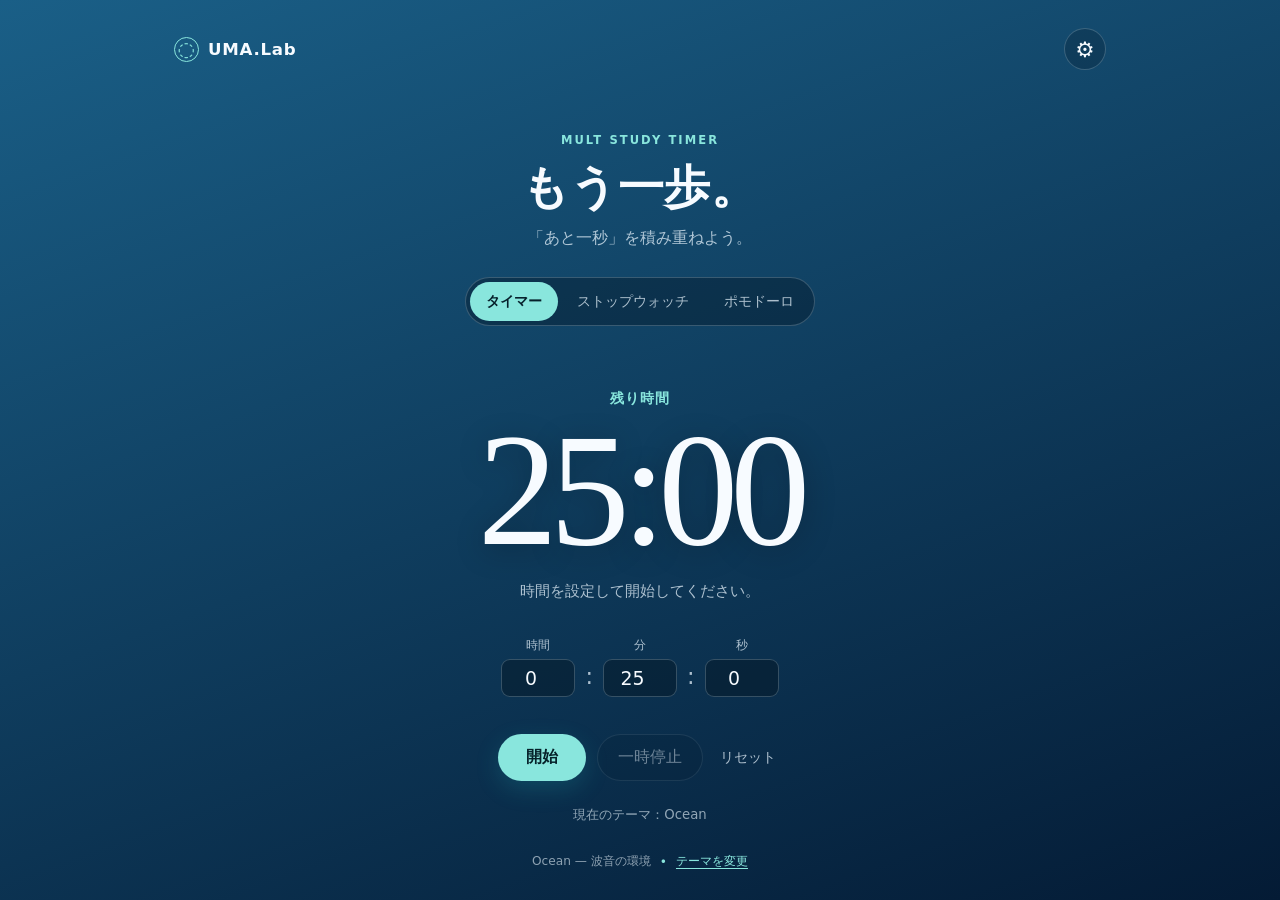
<file: index.html>
<!doctype html>
<html lang="ja">
  <head>
    <meta charset="UTF-8" />
    <meta name="viewport" content="width=device-width, initial-scale=1.0" />
    <meta name="theme-color" content="#071b2b" />
    <title>UMA.Lab | 学習タイマー</title>
    <link rel="stylesheet" href="style.css" />
  </head>
  <body>
    <main class="app-shell">
      <header class="topbar">
        <a class="brand" href="#" aria-label="Focus Flow の先頭へ">
          <span class="brand-mark">◌</span>
          <span>UMA.Lab</span>
        </a>
        <button id="openSettings" class="icon-button" type="button" aria-label="テーマ設定を開く">
          <span aria-hidden="true">⚙</span>
        </button>
      </header>

      <section class="focus-panel" aria-labelledby="pageTitle">
        <div class="intro">
          <p class="eyebrow">MULT STUDY TIMER</p>
          <h1 id="pageTitle">もう一歩。</h1>
          <p class="subtitle">「あと一秒」を積み重ねよう。</p>
        </div>

        <nav class="mode-tabs" aria-label="計測モード">
          <button class="mode-tab is-active" type="button" data-mode="timer">タイマー</button>
          <button class="mode-tab" type="button" data-mode="stopwatch">ストップウォッチ</button>
          <button class="mode-tab" type="button" data-mode="pomodoro">ポモドーロ</button>
        </nav>

        <section class="timer-stage" aria-live="polite">
          <p id="phaseLabel" class="phase-label">設定した時間</p>
          <output id="timeDisplay" class="time-display" aria-label="残り時間">25:00</output>
          <p id="progressLabel" class="progress-label">準備ができたら開始してください</p>
        </section>

        <section id="timerSetup" class="setup-panel" aria-label="タイマー時間の設定">
          <label>
            <span>時間</span>
            <input id="timerHours" type="number" inputmode="numeric" min="0" max="23" value="0" />
          </label>
          <span class="unit">:</span>
          <label>
            <span>分</span>
            <input id="timerMinutes" type="number" inputmode="numeric" min="0" max="59" value="25" />
          </label>
          <span class="unit">:</span>
          <label>
            <span>秒</span>
            <input id="timerSeconds" type="number" inputmode="numeric" min="0" max="59" value="0" />
          </label>
        </section>

        <section id="pomodoroSetup" class="setup-panel pomodoro-setup is-hidden" aria-label="ポモドーロ設定">
          <div class="pomodoro-rule">
            <span class="rule-number">30</span><span>分 作業</span>
            <span class="rule-separator">＋</span>
            <span class="rule-number">5</span><span>分 休憩</span>
          </div>
          <label class="set-count">
            <span>繰り返すセット数</span>
            <input id="pomodoroSets" type="number" inputmode="numeric" min="1" max="12" value="4" />
            <span>セット</span>
          </label>
        </section>

        <div class="controls">
          <button id="startButton" class="primary-button" type="button">開始する</button>
          <button id="pauseButton" class="secondary-button" type="button" disabled>一時停止</button>
          <button id="resetButton" class="text-button" type="button">リセット</button>
        </div>

        <p id="statusMessage" class="status-message" role="status">現在のテーマ：Ocean</p>
      </section>

      <footer class="page-footer">
        <span id="themeCaption">Ocean — 波音環境</span>
        <span class="footer-dot" aria-hidden="true">•</span>
        <button id="footerSettings" class="footer-link" type="button">テーマを変更</button>
      </footer>
    </main>

    <dialog id="settingsDialog" class="settings-dialog" aria-labelledby="settingsTitle">
      <form id="settingsForm" method="dialog">
        <div class="dialog-heading">
          <div>
            <p class="eyebrow">FOCUS THEMA</p>
            <h2 id="settingsTitle">集中テーマ</h2>
          </div>
          <button id="closeSettings" class="icon-button" type="button" aria-label="設定を閉じる">×</button>
        </div>

        <p class="dialog-description">画面の配色と、作業BGMを選択。</p>
        <fieldset class="theme-list">
          <legend>テーマを選択</legend>
          <label class="theme-card" data-theme-card="ocean">
            <input type="radio" name="theme" value="ocean" checked />
            <span class="theme-preview ocean-preview" aria-hidden="true"></span>
            <span><strong>Ocean</strong><small>紺碧 ＋ 波音</small></span>
          </label>
          <label class="theme-card" data-theme-card="fire">
            <input type="radio" name="theme" value="fire" />
            <span class="theme-preview fire-preview" aria-hidden="true"></span>
            <span><strong>Campfire</strong><small>ダークレッド ＋ 焚火</small></span>
          </label>
          <label class="theme-card" data-theme-card="forest">
            <input type="radio" name="theme" value="forest" />
            <span class="theme-preview forest-preview" aria-hidden="true"></span>
            <span><strong>Forest</strong><small>深緑 ＋ 雨音</small></span>
          </label>
        </fieldset>

        <label class="volume-control">
          <span>音量</span>
          <input id="volumeControl" type="range" min="0" max="100" value="35" />
          <output id="volumeValue">35%</output>
        </label>
        <div class="dialog-actions">
          <button class="primary-button" type="submit">保存する</button>
        </div>
      </form>
    </dialog>

    <div id="completionToast" class="completion-toast" role="alert" aria-live="assertive"></div>
    <audio id="themeAudio" loop preload="auto"></audio>
    <script src="app.js"></script>
  </body>
</html>
</file>
<file: style.css>
:root {
  --ink: #f7fbff;
  --muted: rgba(235, 246, 255, 0.72);
  --panel: rgba(7, 22, 35, 0.52);
  --line: rgba(226, 244, 255, 0.21);
  --accent: #89e6dd;
  --accent-strong: #2db5c3;
  --danger: #ffc7ac;
  --background-top: #1a5f87;
  --background-bottom: #041b35;
  font-family: "Yu Gothic UI", "Hiragino Sans", system-ui, sans-serif;
  color: var(--ink);
  background: var(--background-bottom);
}

* { box-sizing: border-box; }

body {
  min-width: 320px;
  min-height: 100vh;
  margin: 0;
  overflow-x: hidden;
  background: linear-gradient(160deg, var(--background-top), var(--background-bottom));
}

button, input { font: inherit; }
button { cursor: pointer; }
button:focus-visible, input:focus-visible, summary:focus-visible {
  outline: 3px solid #f7e6a8;
  outline-offset: 3px;
}

.app-shell {
  width: min(100%, 1080px);
  min-height: 100vh;
  margin: auto;
  padding: 28px clamp(20px, 6vw, 74px) 30px;
  display: flex;
  flex-direction: column;
}

.topbar { display: flex; align-items: center; justify-content: space-between; }
.brand { color: var(--ink); text-decoration: none; font-size: 1.04rem; font-weight: 700; letter-spacing: 0.045em; display: inline-flex; align-items: center; gap: 9px; }
.brand-mark { width: 25px; height: 25px; border: 1px solid var(--accent); color: var(--accent); display: grid; place-items: center; border-radius: 50%; font-size: 1.25rem; line-height: 1; }

.icon-button {
  width: 42px;
  height: 42px;
  border: 1px solid var(--line);
  border-radius: 50%;
  color: var(--ink);
  background: rgba(1, 12, 23, 0.2);
  font-size: 1.35rem;
  transition: background 180ms ease, transform 180ms ease;
}
.icon-button:hover { background: rgba(255, 255, 255, 0.14); transform: translateY(-1px); }

.focus-panel { width: min(100%, 730px); margin: auto; text-align: center; }
.intro { margin: 60px 0 28px; }
.eyebrow { margin: 0 0 9px; color: var(--accent); font-size: 0.72rem; letter-spacing: 0.18em; font-weight: 700; }
h1, h2, p { margin-top: 0; }
h1 { margin-bottom: 9px; font-weight: 650; font-size: clamp(1.8rem, 5vw, 2.9rem); letter-spacing: 0.02em; }
.subtitle { margin-bottom: 0; color: var(--muted); font-size: 0.98rem; }

.mode-tabs { display: inline-flex; padding: 4px; gap: 3px; border: 1px solid var(--line); border-radius: 999px; background: rgba(1, 15, 25, 0.33); }
.mode-tab { border: 0; border-radius: 999px; background: transparent; color: var(--muted); padding: 10px 16px; font-size: 0.88rem; transition: color 180ms ease, background 180ms ease; }
.mode-tab:hover { color: var(--ink); }
.mode-tab.is-active { color: #06202b; background: var(--accent); font-weight: 700; }

.timer-stage { margin: clamp(38px, 7vh, 70px) auto 26px; }
.phase-label { min-height: 1.4em; margin-bottom: 8px; color: var(--accent); font-weight: 700; font-size: 0.9rem; letter-spacing: 0.08em; }
.time-display { display: block; font-family: Georgia, "Times New Roman", serif; font-variant-numeric: tabular-nums; font-size: clamp(4.8rem, 17vw, 10rem); line-height: 0.92; letter-spacing: -0.05em; text-shadow: 0 5px 30px rgba(0, 0, 0, 0.25); }
.progress-label { min-height: 1.4em; margin: 18px 0 0; color: var(--muted); font-size: 0.94rem; }

.setup-panel { min-height: 76px; display: flex; justify-content: center; align-items: center; gap: 10px; margin: 0 auto 28px; }
.setup-panel label { display: flex; flex-direction: column; align-items: center; gap: 5px; color: var(--muted); font-size: 0.76rem; }
.setup-panel input { width: 74px; padding: 7px 4px; border: 1px solid var(--line); border-radius: 9px; background: rgba(3, 18, 28, 0.4); color: var(--ink); text-align: center; font-size: 1.18rem; }
.unit { margin-top: 18px; color: var(--muted); font-size: 1.4rem; }
.is-hidden { display: none; }

.pomodoro-setup { flex-direction: column; gap: 11px; }
.pomodoro-rule { color: var(--muted); font-size: 0.94rem; }
.rule-number { margin-right: 4px; color: var(--ink); font-family: Georgia, serif; font-size: 1.5rem; }
.rule-separator { margin: 0 12px; color: var(--accent); }
.set-count { flex-direction: row !important; gap: 9px !important; }
.set-count input { width: 55px; }

.controls { min-height: 49px; display: flex; align-items: center; justify-content: center; gap: 11px; }
.primary-button, .secondary-button, .text-button { border: 0; transition: transform 180ms ease, background 180ms ease, opacity 180ms ease; }
.primary-button { padding: 13px 28px; border-radius: 999px; color: #06222a; background: var(--accent); font-weight: 750; box-shadow: 0 8px 25px rgba(33, 180, 186, 0.2); }
.primary-button:hover { transform: translateY(-2px); background: #b0f4e8; }
.secondary-button { padding: 12px 20px; border: 1px solid var(--line); border-radius: 999px; color: var(--ink); background: rgba(5, 22, 34, 0.31); }
.secondary-button:hover:not(:disabled) { background: rgba(255, 255, 255, 0.12); }
.secondary-button:disabled { opacity: 0.42; cursor: not-allowed; }
.text-button { padding: 8px 6px; color: var(--muted); background: transparent; font-size: 0.9rem; }
.text-button:hover { color: var(--ink); }
.status-message { min-height: 1.4em; margin: 24px 0 0; color: rgba(237, 248, 255, 0.6); font-size: 0.83rem; }

.page-footer { display: flex; justify-content: center; align-items: center; gap: 9px; padding-top: 26px; color: rgba(237, 248, 255, 0.58); font-size: 0.76rem; }
.footer-dot { color: var(--accent); }
.footer-link { padding: 0; border: 0; color: var(--accent); background: transparent; text-decoration: underline; text-underline-offset: 3px; }

.settings-dialog { width: min(calc(100% - 30px), 555px); max-height: min(90vh, 760px); padding: 0; border: 1px solid rgba(221, 243, 255, 0.23); border-radius: 22px; color: var(--ink); background: #0b2332; box-shadow: 0 25px 90px rgba(0, 0, 0, 0.48); }
.settings-dialog::backdrop { background: rgba(0, 5, 11, 0.6); backdrop-filter: blur(3px); }
.settings-dialog form { padding: clamp(23px, 5vw, 34px); overflow-y: auto; }
.dialog-heading { display: flex; align-items: flex-start; justify-content: space-between; gap: 15px; }
.dialog-heading h2 { margin-bottom: 0; font-size: 1.65rem; }
.dialog-description { margin: 22px 0 16px; color: var(--muted); font-size: 0.9rem; line-height: 1.7; }
.theme-list { display: grid; gap: 9px; margin: 0; padding: 0; border: 0; }
.theme-list legend { position: absolute; width: 1px; height: 1px; padding: 0; margin: -1px; overflow: hidden; clip: rect(0, 0, 0, 0); white-space: nowrap; border: 0; }
.theme-card { display: grid; grid-template-columns: auto 54px 1fr; align-items: center; gap: 12px; padding: 9px; border: 1px solid transparent; border-radius: 13px; background: rgba(255, 255, 255, 0.045); cursor: pointer; }
.theme-card:has(input:checked) { border-color: var(--accent); background: rgba(137, 230, 221, 0.11); }
.theme-card input { accent-color: var(--accent); }
.theme-card strong, .theme-card small { display: block; }
.theme-card strong { margin-bottom: 3px; font-size: 0.95rem; }
.theme-card small { color: var(--muted); font-size: 0.75rem; }
.theme-preview { width: 54px; height: 42px; border-radius: 9px; }
.ocean-preview { background: linear-gradient(155deg, #7dd8d7, #146b91 62%, #092d59); }
.fire-preview { background: radial-gradient(circle at 48% 80%, #ffdb82 0 10%, #fa7c39 23%, #69323a 52%, #171528 100%); }
.forest-preview { background: radial-gradient(circle at 62% 25%, #cfebae 0 5%, #689169 6% 18%, #214c42 53%, #0b292a 100%); }

.volume-control { display: grid; grid-template-columns: auto 1fr auto; align-items: center; gap: 12px; margin-top: 19px; color: var(--muted); font-size: 0.85rem; }
.volume-control input { accent-color: var(--accent); }
.volume-control output { min-width: 3.2em; text-align: right; color: var(--ink); font-variant-numeric: tabular-nums; }
.dialog-actions { display: flex; justify-content: flex-end; align-items: center; gap: 15px; margin-top: 25px; }

.completion-toast { position: fixed; z-index: 3; top: 28px; left: 50%; min-width: min(400px, calc(100vw - 40px)); padding: 14px 19px; border: 1px solid rgba(255, 250, 212, 0.52); border-radius: 12px; color: #fffde9; background: rgba(34, 49, 35, 0.94); box-shadow: 0 12px 35px rgba(0, 0, 0, 0.24); text-align: center; transform: translate(-50%, -130px); transition: transform 250ms ease; }
.completion-toast.is-visible { transform: translate(-50%, 0); }

@media (max-width: 520px) {
  .app-shell { padding-top: 18px; }
  .intro { margin-top: 43px; }
  .mode-tab { padding: 9px 10px; font-size: 0.78rem; }
  .time-display { font-size: clamp(4.2rem, 23vw, 6rem); }
  .setup-panel { gap: 6px; }
  .setup-panel input { width: 62px; }
  .controls { gap: 6px; }
  .primary-button { padding-inline: 21px; }
  .secondary-button { padding-inline: 13px; }
  .page-footer { flex-wrap: wrap; }
}
</file>
